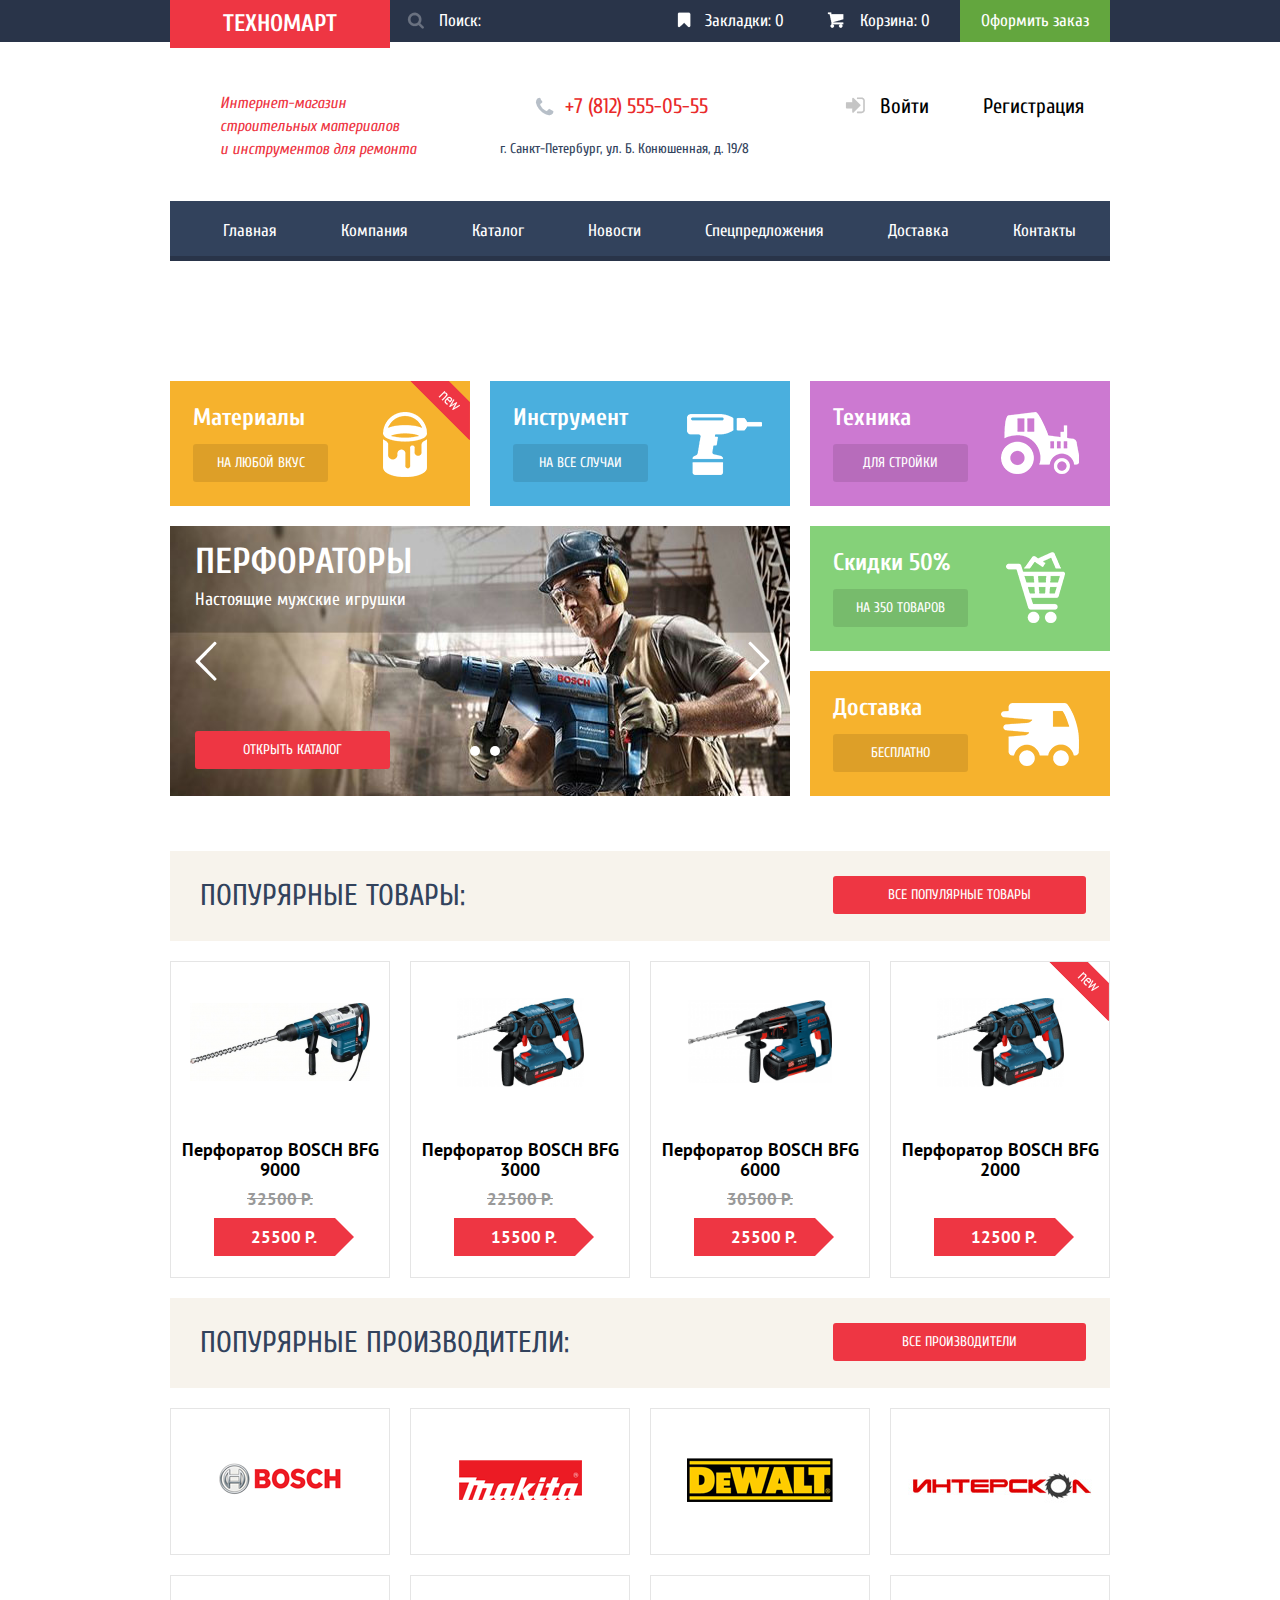
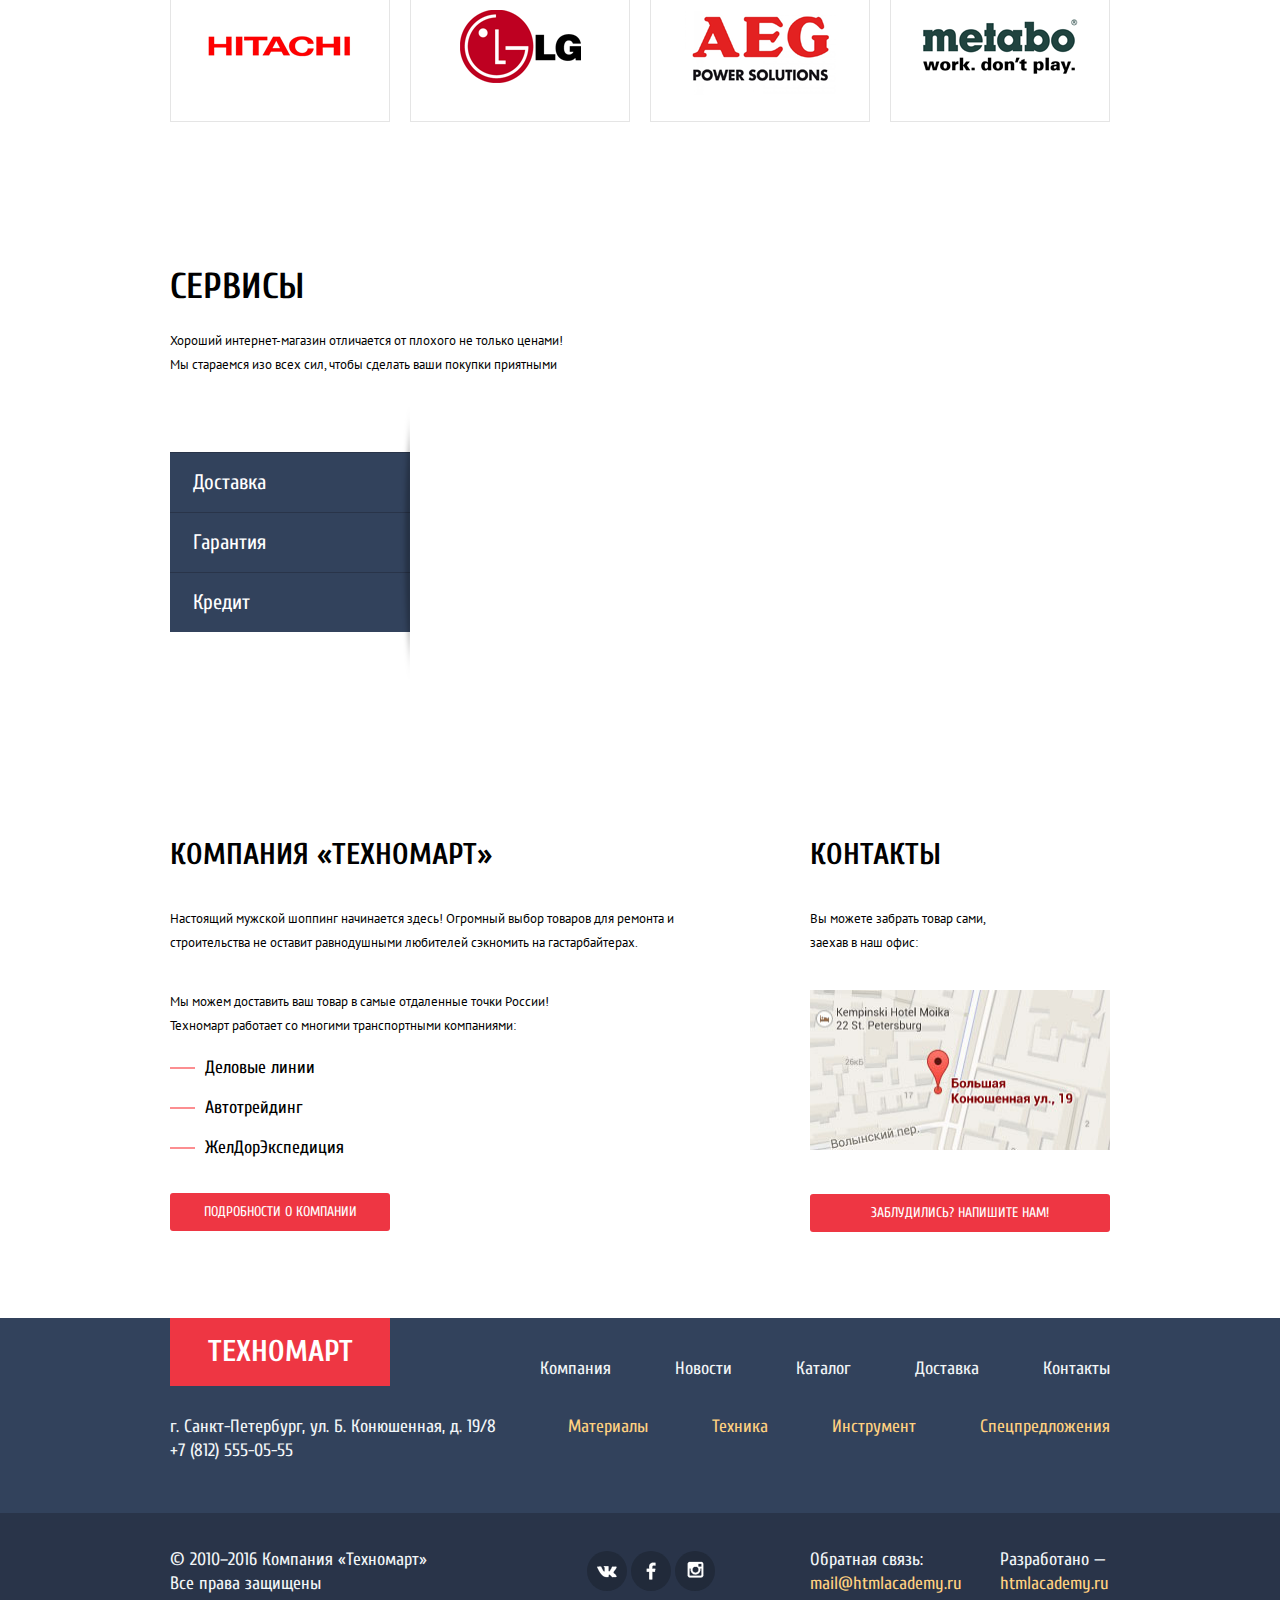
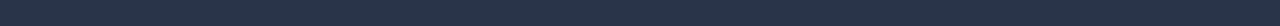
<file: index.html>
<!DOCTYPE HTML>
	<html lang="ru">
	<head>
		<meta charset="utf-8">
		<title>Техномарт</title>
		<link rel="stylesheet" type="text/css" href="css/style.css">
		<link href="https://fonts.googleapis.com/css?family=Cuprum" rel="stylesheet">
		<link href="https://fonts.googleapis.com/css?family=PT+Sans" rel="stylesheet">
	</head>
	<body>
		<header class="main-header">
			<div class="container">
				<div class="order-menu fixclear">
					<div class="logo">ТЕХНОМАРТ</div>
					<form class="icon-search">
						<input type="search" name="search" class="search" placeholder="Поиск:"> 
					</form>
					<ul>
						<li><a href="#" class="Bookmarks">Закладки: 0</a></li>
						<li><a href="#" class="basket">Корзина: 0</a></li>
						<li><a href="#">Оформить заказ</a></li>
					</ul>
				</div>
			</div>
		</header>
		<article class="info-block fixclear">
			<div class="container">
				<section class="info-site">
					Интернет-магазин строительных материалов<br> и инструментов для ремонта 
				</section>
				<section class="info-address">
					<span>+7 (812) 555-05-55</span>
					<p>г. Санкт-Петербург, ул. Б. Конюшенная, д. 19/8</p>
				</section>
				<section class="user-block">
					<a href="#" class="login">Войти</a>
					<a href="#" class="registration">Регистрация</a>
				</section>
			</div>
		</article>
			<div class="container">
				<nav class="main-menu">
					<ul>
						<li><a href="#">Главная</a></li>
						<li><a href="#">Компания</a></li>
						<li><a href="catalog.html">Каталог</a></li>
						<li><a href="#">Новости</a></li>
						<li><a href="#">Спецпредложения</a></li>
						<li><a href="#">Доставка</a></li>
						<li><a href="#">Контакты</a></li>
					</ul>
				</nav>
			</div>
		<main>
			<div class="container fixclear">
				<section class="services">
					<div class="services-Materials services-position-img new-img">
						<h2>Материалы</h2>
						<a href="#" class="btn btn-services">на любой вкус</a>
					</div>
					<div class="services-instrument services-position-img">
						<h2>Инструмент</h2>
						<a href="#" class="btn btn-services">НА ВСЕ СЛУЧАИ</a>						
					</div>
					<div class="services-mechanism services-position-img">
						<h2>Техника</h2>
						<a href="#" class="btn btn-services">для стройки</a>						
					</div>
					<div class="services-slider services-position-img">
						<img src="img/slader-photo.jpg"  wigth="620" height="270" alt="Мужик с перфоратором">
						<img src="img/slader-photo2.jpg" class="slider-2" wigth="620" height="270" alt="Мужик с дрелью">
						<h2 >ПЕРФОРАТОРЫ</h2>
						<h2 class="slider-2">ДРЕЛИ</h2>
						<span>Настоящие мужские игрушки</span>
						<span class="slider-2">Соседям на радость!</span>
						<div class="selector-slider prev-slider"></div>
						<div class="selector-slider next-slider"></div>
						<a class="btn btn-slider" href="#">ОТКРЫТЬ КАТАЛОГ</a>
						<div class="marker marker-1"></div>
						<div class="marker marker-2"></div>
					</div>
					<div class="services-discounts services-position-img">
						<h2>Скидки 50%</h2>
						<a href="#" class="btn btn-services">На 350 ТОВАРОВ</a>						
					</div>
					<div class="services-delivery services-position-img">
						<h2>Доставка</h2>
						<a href="#" class="btn btn-services">бесплатно</a>						
					</div>
				</section>
			</div>
			<div class="container">
				<article class="products">
					<header class="products-header fixclear">
						<h2>Попурярные товары:</h2>
						<a class="btn btn-products" href="#">Все популярные товары</a>
					</header>
					<section class="products-items fixclear">
						<div class="goods">
							<div class="goods-img">
								<img src="img/snippet-32961.png" width="180" height="160" alt="Перфоратор BOSCH BFG 9000">
							</div>
							<div class="goods-shade">
								<a href="#" class="buy">КУПИТЬ</a>
								<a href="#">В ЗАКЛАДКИ</a>
							</div>
							<h3>Перфоратор BOSCH BFG 9000</h3>
							<span>32500 Р.</span>
							<b class="price">25500 Р.</b>
						</div>
						<div class="goods">
							<div class="goods-img">
								<img src="img/snippet-18927.png" width="127" height="113" alt="Перфоратор BOSCH BFG 3000">
							</div>
							<div class="goods-shade">
								<a href="#" class="buy">КУПИТЬ</a>
								<a href="#">В ЗАКЛАДКИ</a>
							</div>
							<h3>Перфоратор BOSCH BFG 3000</h3>
							<span>22500 Р.</span>
							<b class="price">15500 Р.</b>
						</div>
						<div class="goods">
							<div class="goods-img">
								<img src="img/snippet-945.png" width="144" height="128" alt="Перфоратор BOSCH BFG 6000">
							</div>
							<div class="goods-shade">
								<a href="#" class="buy">КУПИТЬ</a>
								<a href="#">В ЗАКЛАДКИ</a>
							</div>
							<h3>Перфоратор BOSCH BFG 6000</h3>
							<span>30500 Р.</span>
							<b class="price">25500 Р.</b>
						</div>
						<div class="goods new-img">
							<div class="goods-img">
								<img src="img/snippet-18927.png" width="127" height="113" alt="Перфоратор BOSCH BFG 2000">
							</div>
							<div class="goods-shade">
								<a href="#" class="buy">КУПИТЬ</a>
								<a href="#">В ЗАКЛАДКИ</a>
							</div>
							<h3>Перфоратор BOSCH BFG 2000</h3>
							<b class="price">12500 Р.</b>
						</div>
					</section>
				</article>
				<section class="Manufacturers">
					<header class="Manufacturers-header fixclear">
						<h2>Попурярные производители:</h2>
						<a class="btn btn-products" href="#">Все производители</a>
					</header>
					<section class="Manufacturers-items fixclear">
						<a href="#"><div><img src="img/654365.png" width="126" height="37" alt="Bosch"></div></a>
						<a href="#"><div><img src="img/23213.png" width="123" height="40" alt="Makita"></div></a>
						<a href="#"><div><img src="img/123.png" width="146" height="44" alt="DeWALT"></div></a>
						<a href="#"><div><img src="img/43534.png" width="200" height="88" alt="Интерскол"></div></a>
						<a href="#"><div><img src="img/2344564.png" width="169" height="31" alt="Hitachi"></div></a>
						<a href="#"><div><img src="img/lg.png" width="121" height="73" alt="LG"></div></a>
						<a href="#"><div><img src="img/aeg.png" width="151" height="96" alt="AEG"></div></a>
						<a href="#"><div><img src="img/meta.png" width="204" height="69" alt="Metabo"></div></a>
					</section>
				</section>
			</div>
			<div class="container">
				<section class="service">
					<h2>Сервисы</h2>
					<p>Хороший интернет-магазин отличается от плохого не только ценами! Мы стараемся изо всех сил, чтобы сделать ваши покупки приятными</p>
					<ul class="service-menu">
						<li class="delivery"><a href="#">Доставка</a>
							<ul>
								<li class="sub-menu">
									<h3>Доставка</h3>
									<p>Мы с удовольствием доставим ваш товар прямо<br> к вашему подъезду совершенно бесплатно!<br> Ведь мы неплохо заработаем,<br> поднимая его на ваш на этаж!</p>
									<div class="car-img"></div>
								</li>
							</ul>
						</li>
						<li class="guarantee"><a href="#">Гарантия</a>
							<ul>
								<li class="sub-menu">
									<h3>Гарантия</h3>
									<p>Если купленный у нас товар поломается или заискрит,<br> а также в случае пожара, спровоцированного его возгаранием,  вы всегда можете быть уверены в нашей гарантии. Мы обменяем сгоревший товар на новый.<br> Дом уж восстановите как-нибудь сами.</p>
									<div class="medal-img"></div>
								</li>
							</ul>
						</li>
						<li class="credit"><a href="#">Кредит</a>
							<ul>
								<li class="sub-menu">
									<h3>Кредит</h3>
									<p>Залезть в долговую яму стало проще!<br> Кредитные консультанты придут вам на помощь.</p>
									<div class="credit-img"></div>
									<a href="#" class="btn credit-btn">ОТПРАВИТЬ ЗАЯВКУ</a>
								</li>
							</ul>
						</li>
					</ul>
				</section>
			</div>
			<div class="container">
				<article class="company fixclear">
					<section class="info-company">
						<h2>КОМПАНИЯ «Техномарт»</h2>
						<p>Настоящий мужской шоппинг начинается здесь! Огромный выбор товаров для ремонта и строительства не оставит равнодушными любителей сэкномить на гастарбайтерах.</p>
						<p>Мы можем доставить ваш товар в самые отдаленные точки России!<br> Техномарт работает со многими транспортными компаниями:</p>
						<ul>
							<li>Деловые линии</li>
							<li>Автотрейдинг</li>
							<li>ЖелДорЭкспедиция</li>
						</ul>
						<a class="btn" href="#">Подробности о компании</a>
					</section>
					<section class="info-contact">
						<h2>КОНТАКТЫ</h2>
						<p>Вы можете забрать товар сами,<br> заехав в наш офис:</p>
						<a href="#" class="map-mini"><img src="img/map.jpg" width="300" height="160" alt="Карта"></a>
						<a class="btn write-to-us" href="#">Заблудились? Напишите нам!</a>
					</section>
				</article>
			</div>
		</main>
		<footer class="footer-main footer-main-top">
			<div class="container">
				<div class="footer-меню-first fixclear">
					<div class="logo">ТЕХНОМАРТ</div>
					<ul>
						<li><a href="#">Компания</a></li>
						<li><a href="#">Новости</a></li>
						<li><a href="catalog.html">Каталог</a></li>
						<li><a href="#">Доставка</a></li>
						<li><a href="#">Контакты</a></li>
					</ul>
				</div>
				<div class="footer-меню-second fixclear">
					<span>г. Санкт-Петербург, ул. Б. Конюшенная, д. 19/8<br>+7 (812) 555-05-55</span>
					<ul>
						<li><a href="#">Материалы</a></li>
						<li><a href="#">Техника</a></li>
						<li><a href="#">Инструмент</a></li>
						<li><a href="#">Спецпредложения</a></li>
					</ul>
				</div>
			</div>
		</footer>
		<footer class="footer-main footer-main-bottom">
			<div class="container">
				<div class="footer-меню-third fixclear">
					<div>
						<p>© 2010–2016 Компания «Техномарт»<br>Все права защищены</p>
					</div>
					<ul class="social">
						<li><a href="#" class="vk">VK</a></li>
						<li><a href="#" class="fb">FB</a></li>
						<li><a href="#" class="ins">INS</a></li>
					</ul>
					<div class="Feedback">
						<div>
							<span>Обратная связь:</span>
							<a href="#">mail@htmlacademy.ru</a>
						</div>
						<div>
							<span>Разработано —</span>
							<a href="#">htmlacademy.ru</a>
						</div>
					</div>
				</div>
			</div>
		</footer>
		<div class="modal-content-map">
			<batton class="modal-content-close" type="batton" title="Закрить"></batton>
			<iframe src="https://www.google.com/maps/embed?pb=!1m18!1m12!1m3!1d2826.430448215261!2d30.316864232929966!3d59.93897616426187!2m3!1f0!2f0!3f0!3m2!1i1024!2i768!4f13.1!3m3!1m2!1s0x4696310fca5ba729%3A0xea9c53d4493c879f!2z0JHQvtC70YzRiNCw0Y8g0JrQvtC90Y7RiNC10L3QvdCw0Y8g0YPQuy4sIDE5LCDQodCw0L3QutGCLdCf0LXRgtC10YDQsdGD0YDQsywg0KDQvtGB0ZbRjywgMTkxMTg2!5e0!3m2!1suk!2sua!4v1492457828233" width="940" height="445" frameborder="0" style="border:0" allowfullscreen></iframe>
		</div>
		<div class="modal-overlay"></div>
		<div class="modal-content">
			<batton class="modal-content-close" type="batton" title="Закрить"></batton>
			<form action="#" method="post">
				<div class="form-position fixclear">
					<div class="form-name">
						<label for="name">Ваше имя:</label>
						<input type="text" name="name" id="name" placeholder="Представьтесь, пожалуйста">
					</div>
					<div class="form-email">
						<label for="email">Ваш e-mail:</label>
						<input type="email" name="email" id="email" placeholder="Для отправки ответа">
					</div>
					<div class="form-comment">
						<label for="comment">Текст письма</label>
						<textarea name="comment" id="comment" placeholder="В свободной форме"></textarea>
					</div>
				</div>
				<a href="#" class="btn form-btn">ОТПРАВИТЬ</a>
			</form>
		</div>
		<div class="modal-content add-goods">
			<batton class="modal-content-close" type="batton" title="Закрить"></batton>
			<div class="title-add-goods">
				<span class="img-add-goods"></span>
				<span class="text-add-goods">Товар добавлен в корзину!</span>
			</div>
			<div class="btn-add-goods">
				<a href="#" class="btn">ОФОРМИТЬ ЗАКАЗ</a>
				<a href="#" class="btn btn-2">ПРОДОЛЖИТЬ ПОКУПКИ</a>			
			</div>
		</div>
	<script src="js/javascript.js"></script>
	</body>
	</html>
</file>
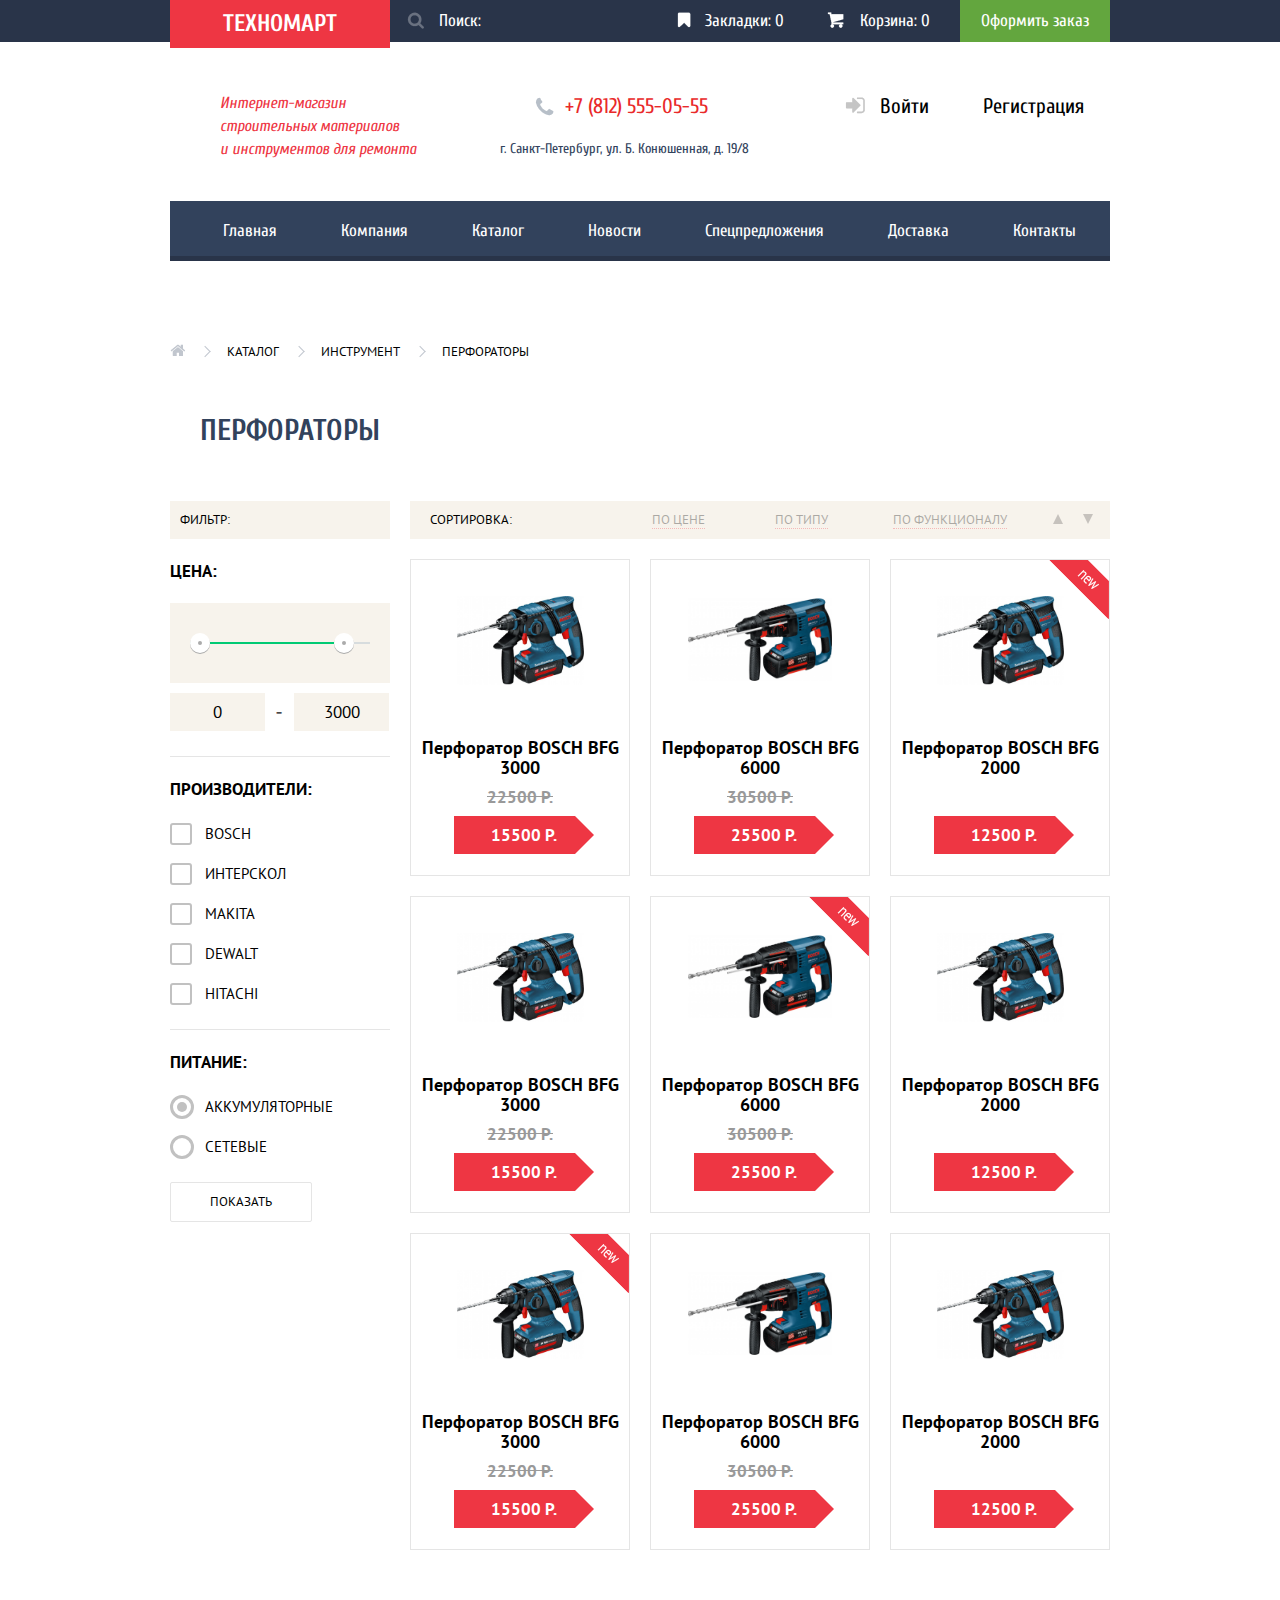
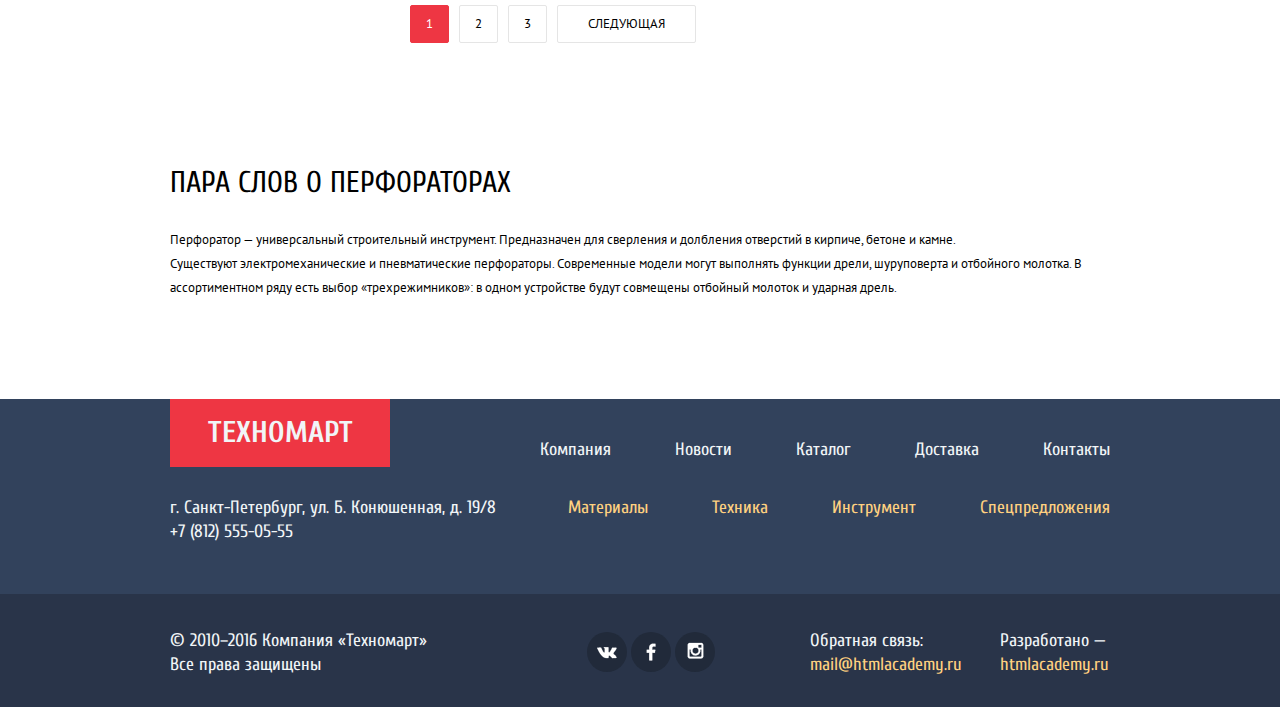
<file: catalog.html>
<!DOCTYPE HTML>
	<html lang="ru">
	<head>
		<meta charset="utf-8">
		<title>Техномарт</title>
		<link rel="stylesheet" type="text/css" href="css/style.css">
		<link href="https://fonts.googleapis.com/css?family=Cuprum" rel="stylesheet">
		<link href="https://fonts.googleapis.com/css?family=PT+Sans" rel="stylesheet">
	</head>
	<body>
		<header class="main-header">
			<div class="container">
				<div class="order-menu fixclear">
					<a href="index.html" class="logo">ТЕХНОМАРТ</a>
					<form class="icon-search">
						<input type="search" name="search" class="search" placeholder="Поиск:"> 
					</form>
					<ul>
						<li><a href="#" class="Bookmarks">Закладки: 0</a></li>
						<li><a href="#" class="basket">Корзина: 0</a></li>
						<li><a href="#">Оформить заказ</a></li>
					</ul>
				</div>
			</div>
		</header>
		<article class="info-block fixclear">
			<div class="container">
				<section class="info-site">
					Интернет-магазин строительных материалов<br> и инструментов для ремонта 
				</section>
				<section class="info-address">
					<span>+7 (812) 555-05-55</span>
					<p>г. Санкт-Петербург, ул. Б. Конюшенная, д. 19/8</p>
				</section>
				<section class="user-block">
					<a href="#" class="login">Войти</a>
					<a href="#" class="registration">Регистрация</a>
				</section>
			</div>
		</article>
			<div class="container">
				<nav class="main-menu">
					<ul>
						<li><a href="index.html">Главная</a></li>
						<li><a href="#">Компания</a></li>
						<li><a href="#">Каталог</a></li>
						<li><a href="#">Новости</a></li>
						<li><a href="#">Спецпредложения</a></li>
						<li><a href="#">Доставка</a></li>
						<li><a href="#">Контакты</a></li>
					</ul>
				</nav>
			</div>
		<main>
			<div class="container fixclear">
				<div class="breadcrumbs">
					<ul>
						<li><a href="index.html" class="hyper-home"></a></li>
						<li><a href="#">КАТАЛОГ</a></li>
						<li><a href="#">ИНСТРУМЕНТ</a></li>
						<li><a href="#">ПЕРФОРАТОРЫ</a></li>
					</ul>
				</div>
				<h1 class="style-h1">ПЕРФОРАТОРЫ</h1>
				<article class="catalog fixclear">
					<section class="filter">
						<span class="filter-span">ФИЛЬТР:</span>
						<form action="#" method="get">
							<div class="filter-position steps">
								<h3 class="h3-style">Цена:</h3>
								<div class="steps-color">
									<div class="steps-circle"></div>
									<div class="steps-circle"></div>
									<div class="steps-line"></div>
								</div>
								<div class="filter-namber">
									<input type="namber" name="namber-min" value="0">
									<span>-</span>
									<input type="namber" name="namber-max" value="3000">
								</div>
							</div>
							<div class="filter-position filter-checkbox">
								<h3 class="h3-style">ПРОИЗВОДИТЕЛИ:</h3>
								<div class="checkbox-group">
									<label><input type="checkbox" name="BOSCH"><span class="checkbox-indicator"></span>BOSCH</label>
									<label><input type="checkbox" name="ИНТЕРСКОЛ"><span class="checkbox-indicator"></span>ИНТЕРСКОЛ</label>
									<label><input type="checkbox" name="MAKITA"><span class="checkbox-indicator"></span>MAKITA</label>
									<label><input type="checkbox" name="DEWALT"><span class="checkbox-indicator"></span>DEWALT</label>
									<label><input type="checkbox" name="HITACHI"><span class="checkbox-indicator"></span>HITACHI</label>
								</div>								
							</div>
							<div class="filter-position filter-radio">
								<h3 class="h3-style">ПИТАНИЕ:</h3>
								<div class="radio-group">
									<label><input type="radio" name="electric-power" value="АККУМУЛЯТОРНЫЕ" checked><span class="radio-indicator"></span>АККУМУЛЯТОРНЫЕ</label>
									<label><input type="radio" name="electric-power" value="СЕТЕВЫЕ"><span class="radio-indicator"></span>СЕТЕВЫЕ</label>
								</div>								
							</div>
							<batton type="submite" class="filter-btn">ПОКАЗАТЬ</batton>
						</form>
					</section>
					<section class="catalog-item">
						<div class="catalog-sort">
							<ul>
								<li><span>СОРТИРОВКА:</span></li>
								<li><a href="#" class="catalog-sort-prise">ПО ЦЕНЕ</a></li>
								<li><a href="#" class="catalog-sort-type">ПО ТИПУ</a></li>
								<li><a href="#" class="catalog-sort-functional">ПО ФУНКЦИОНАЛУ</a></li>
								<li><a href="#" class="catalog-sort-btn catalog-sort-top"></a></li>
								<li><a href="#" class="catalog-sort-btn catalog-sort-bottom"></a></li>
							</ul>
						</div>
						<section class="products-items fixclear">
							<div class="goods">
								<div class="goods-img">
									<img src="img/snippet-18927.png" width="127" height="113" alt="Перфоратор BOSCH BFG 3000">
								</div>
								<div class="goods-shade">
									<a href="#" class="buy">КУПИТЬ</a>
									<a href="#">В ЗАКЛАДКИ</a>
								</div>
								<h3>Перфоратор BOSCH BFG 3000</h3>
								<span>22500 Р.</span>
								<b class="price">15500 Р.</b>
							</div>
							<div class="goods">
								<div class="goods-img">
									<img src="img/snippet-945.png" width="144" height="128" alt="Перфоратор BOSCH BFG 6000">
								</div>
								<div class="goods-shade">
									<a href="#">КУПИТЬ</a>
									<a href="#">В ЗАКЛАДКИ</a>
								</div>
								<h3>Перфоратор BOSCH BFG 6000</h3>
								<span>30500 Р.</span>
								<b class="price">25500 Р.</b>
							</div>
							<div class="goods new-img">
								<div class="goods-img">
									<img src="img/snippet-18927.png" width="127" height="113" alt="Перфоратор BOSCH BFG 2000">
								</div>
								<div class="goods-shade">
									<a href="#">КУПИТЬ</a>
									<a href="#">В ЗАКЛАДКИ</a>
								</div>
								<h3>Перфоратор BOSCH BFG 2000</h3>							<b class="price">12500 Р.</b>
							</div>
							<div class="goods">
								<div class="goods-img">
									<img src="img/snippet-18927.png" width="127" height="113" alt="Перфоратор BOSCH BFG 3000">
								</div>
								<div class="goods-shade">
									<a href="#">КУПИТЬ</a>
									<a href="#">В ЗАКЛАДКИ</a>
								</div>
								<h3>Перфоратор BOSCH BFG 3000</h3>
								<span>22500 Р.</span>
								<b class="price">15500 Р.</b>
							</div>
							<div class="goods new-img">
								<div class="goods-img">
									<img src="img/snippet-945.png" width="144" height="128" alt="Перфоратор BOSCH BFG 6000">
								</div>
								<div class="goods-shade">
									<a href="#">КУПИТЬ</a>
									<a href="#">В ЗАКЛАДКИ</a>
								</div>
								<h3>Перфоратор BOSCH BFG 6000</h3>
								<span>30500 Р.</span>
								<b class="price">25500 Р.</b>
							</div>
							<div class="goods">
								<div class="goods-img">
									<img src="img/snippet-18927.png" width="127" height="113" alt="Перфоратор BOSCH BFG 2000">
								</div>
								<div class="goods-shade">
									<a href="#">КУПИТЬ</a>
									<a href="#">В ЗАКЛАДКИ</a>
								</div>
								<h3>Перфоратор BOSCH BFG 2000</h3>
								<b class="price">12500 Р.</b>
							</div>
							<div class="goods new-img">
								<div class="goods-img">
									<img src="img/snippet-18927.png" width="127" height="113" alt="Перфоратор BOSCH BFG 3000">
								</div>
								<div class="goods-shade">
									<a href="#">КУПИТЬ</a>
									<a href="#">В ЗАКЛАДКИ</a>
								</div>
								<h3>Перфоратор BOSCH BFG 3000</h3>
								<span>22500 Р.</span>
								<b class="price">15500 Р.</b>
							</div>
							<div class="goods">
								<div class="goods-img">
									<img src="img/snippet-945.png" width="144" height="128" alt="Перфоратор BOSCH BFG 6000">
								</div>
								<div class="goods-shade">
									<a href="#">КУПИТЬ</a>
									<a href="#">В ЗАКЛАДКИ</a>
								</div>
								<h3>Перфоратор BOSCH BFG 6000</h3>
								<span>30500 Р.</span>
								<b class="price">25500 Р.</b>
							</div>
							<div class="goods">
								<div class="goods-img">
									<img src="img/snippet-18927.png" width="127" height="113" alt="Перфоратор BOSCH BFG 2000">
								</div>
								<div class="goods-shade">
									<a href="#">КУПИТЬ</a>
									<a href="#">В ЗАКЛАДКИ</a>
								</div>
								<h3>Перфоратор BOSCH BFG 2000</h3>
								<b class="price">12500 Р.</b>
							</div>
						</section>
					</section>
				</article>
				<div class="pagination-catalog">
					<a href="#" class="this-page">1</a>
					<a href="#">2</a>
					<a href="#">3</a>
					<a href="#" class="next">СЛЕДУЮЩАЯ</a>
				</div>
				<h2 class="h2-style">ПАРА СЛОВ О ПЕРФОРАТОРАХ</h2>
				<p class="p-style">Перфоратор — универсальный строительный инструмент. Предназначен для сверления и долбления отверстий в кирпиче, бетоне и камне.<br>
Существуют электромеханические и пневматические перфораторы. Современные модели могут выполнять функции дрели, шуруповерта и отбойного молотка. В ассортиментном ряду есть выбор «трехрежимников»: в одном устройстве будут совмещены отбойный молоток и ударная дрель.</p>
			</div>
		</main>
		<footer class="footer-main footer-main-top">
			<div class="container">
				<div class="footer-меню-first fixclear">
					<a href="index.html" class="logo">ТЕХНОМАРТ</a>
					<ul>
						<li><a href="#">Компания</a></li>
						<li><a href="#">Новости</a></li>
						<li><a href="catalog.html">Каталог</a></li>
						<li><a href="#">Доставка</a></li>
						<li><a href="#">Контакты</a></li>
					</ul>
				</div>
				<div class="footer-меню-second fixclear">
					<span>г. Санкт-Петербург, ул. Б. Конюшенная, д. 19/8<br>+7 (812) 555-05-55</span>
					<ul>
						<li><a href="#">Материалы</a></li>
						<li><a href="#">Техника</a></li>
						<li><a href="#">Инструмент</a></li>
						<li><a href="#">Спецпредложения</a></li>
					</ul>
				</div>
			</div>
		</footer>
		<footer class="footer-main footer-main-bottom">
			<div class="container">
				<div class="footer-меню-third fixclear">
					<div>
						<p>© 2010–2016 Компания «Техномарт»<br>Все права защищены</p>
					</div>
					<ul class="social">
						<li><a href="#" class="vk">VK</a></li>
						<li><a href="#" class="fb">FB</a></li>
						<li><a href="#" class="ins">INS</a></li>
					</ul>
					<div class="Feedback">
						<div>
							<span>Обратная связь:</span>
							<a href="#">mail@htmlacademy.ru</a>
						</div>
						<div>
							<span>Разработано —</span>
							<a href="#">htmlacademy.ru</a>
						</div>
					</div>
				</div>
			</div>
		</footer>
		<div class="modal-overlay"></div>
		<div class="modal-content add-goods">
			<batton class="modal-content-close" type="batton" title="Закрить"></batton>
			<div class="title-add-goods">
				<span class="img-add-goods"></span>
				<span class="text-add-goods">Товар добавлен в корзину!</span>
			</div>
			<div class="btn-add-goods">
				<a href="#" class="btn">ОФОРМИТЬ ЗАКАЗ</a>
				<a href="#" class="btn btn-2">ПРОДОЛЖИТЬ ПОКУПКИ</a>			
			</div>
		</div>
	<script src="js/javascript.js"></script>
	</body>
	</html>
</file>
<file: css/style.css>
body{
	padding: 0;
	margin: 0;
	font-family: 'Cuprum', sans-serif;
	font-size: 17px;	
}
.container{
	width: 940px;
	padding: 0 10px;
	margin: 0 auto;
}
.main-header{
	padding: 0;
	margin: 0;
	background: #293449;
}
.logo {
	float: left;
	width: 220px;
	padding-top: 12px;
	padding-bottom: 12px;
	font-size: 24px;
	font-weight: bold;
	line-height: 24px;
	background: #ee3643;
	color: #ffffff;
	text-align: center;
}
.order-menu .logo{
	position: absolute;
}
.search {
	float: left;
	width: 270px;
	margin-left: 220px;
	padding-left: 49px;
	padding-top: 12px;
	padding-bottom: 12px;
	padding-right: 0;
	border: none;
	font-family: 'Cuprum', sans-serif;
	font-size: 17px;
	line-height: 18px;
	background: #293449;
}
.icon-search {
	position: relative;
}
.icon-search::after {
	content: "";
	position: absolute;
	left: 237px;
	top: 12px;
	width: 17px;
	height: 17px;
	background: url("../img/sprites.png") no-repeat;
	background-position: -80px -32px;
	opacity: 0.3;
}
.search::-webkit-input-placeholder {
	color: #ffffff;
}
.search::-moz-placeholder {
	color: #ffffff;
}
.search:-moz-placeholder {
	color: #ffffff;
}
.search:-ms-input-placeholder {
	color: #ffffff;
}
.icon-search:hover::after {
	opacity: 1;
}
/*не робе*/
.icon-search:focus::after {
	background-position: -195px -36px;
}
.search:hover,
.order-menu a:hover {
	background: #212a3a;
}
.search:focus {
	background: #ffffff;
	outline-color: #ffffff;
}
.search:focus::-webkit-input-placeholder {
	color: transparent;
}
.search:focus::-moz-placeholder {
	color: transparent;
}
.search:focus:-moz-placeholder {
	color: transparent;
}
.search:focus:-ms-input-placeholder {
	color: transparent;
}
.order-menu ul {
	float: left;
	width: 450px;
}
.order-menu li {
	position: relative;
	float: left;
	list-style: none;
}
.order-menu a {
	display: block;
	width: 150px;
	padding-top: 12px;
	padding-bottom: 12px;
	line-height: 18px;
	text-align: center;
	color: #ffffff;
}
a.Bookmarks {
	padding-left: 45px;
	width: 105px;
	text-align: left;
}
a.basket {
	padding-left: 50px;
	width: 100px;
	text-align: left;
}
.basket::after {
	content: "";
	position: absolute;
	left: 17px;
	top: 12px;
	width: 17px;
	height: 16px;
	background: url("../img/sprites.png") no-repeat;
	background-position: -101px -34px;
}
.Bookmarks::after {
	content: "";
	position: absolute;
	left: 17px;
	top: 12px;
	width: 14px;
	height: 16px;
	background: url("../img/sprites.png") no-repeat;
	background-position: -120px -35px;
}
.order-menu a:active {
	opacity: 0.4;
}
.order-menu li:last-child a{
	background: #63a63e;
}
.order-menu li:last-child a:hover{
	background: #5fbb2d;
}
.order-menu li:last-child a:active {
	background: #518534;
}
a{
	text-decoration: none;
}
.fixclear::after{
	content: "";
	display: table;
	clear: both;
}
.info-site {
	float: left;
	padding-left: 50px;
	padding-right: 50px;
	padding-top: 50px;
	padding-bottom: 40px;
	width: 200px;
	font-style: italic;
	font-size: 16px;
	line-height: 23px;
	color: #ee3643;
}
.info-address {
	float: left;
	margin: 0 20px;
	padding-top: 55px;
	padding-left: 10px;
	padding-right: 35px;
	width: 255px;
}
.info-address span {
	position: relative;
	padding-left: 65px;
	font-size: 21px;
	line-height: 18px;
	color: #e9292a;
}
.info-address span::before {
	content: "";
	position: absolute;
	left: 35px;
	width: 19px;
	height: 19px;
	background: url("../img/sprites.png") no-repeat;
	background-position: 0 -37px;
}
.info-address p {
	margin-top: 20px;
	font-size: 14px;
	line-height: 24px;
	color: #32425c;
}
.user-block {
	float: left;
	padding-top: 55px;
	padding-left: 35px;
	padding-right: 25px;
}
.user-block a {
	position: relative;
	font-size: 21px;
	line-height: 18px;
	color: #000000;
}
.login {
	padding-left: 35px;
}
a.login::before {
	content: "";
	position: absolute;
	left: 0;
	width: 20px;
	height: 17px;
	background: url("../img/sprites.png") no-repeat;
	background-position: -21px -36px;
}
.registration {
	padding-left: 50px; 
}
.user-block a:hover {
	color: #ee3643;
}
.user-block a:active {
	color: #000000;
	opacity: 0.3;
}
a.login:hover::before {
	background-position: -215px -35px;
}
.main-menu {
	background: #32425c;
	box-shadow: inset 0 -5px 0 0 #293449;
}
.main-menu ul,
.order-menu ul{
	margin: 0;
	padding: 0;
}
.main-menu li {
	display: inline-block;
}
.main-menu a{
	display: block;
	padding-right: 30px;
	padding-left: 30px;
	height: 60px;
	vertical-align: middle;
	text-align: center;
	font-size: 17px;
	line-height: 60px;
	color: #ffffff;
}
.main-menu li:first-child a{
	padding-left: 53px;
}
.main-menu li:last-child a{
	padding-right: 34px;
}
.main-menu a:hover {
	background: #293449;
}
.main-menu a:active {
	background: #1d2739;
}
.services {
	margin-top: 120px;	
}
.services > div {
	position: relative;
	float: left;
	width: 300px;
	min-height: 125px;
	margin-right: 20px;
	margin-bottom: 20px;
	font-size: 24px;
	color: #ffffff;
}
.services .services-Materials {
	background: #f6b22d;
}
.services .services-instrument {
	background: #4aafde;
}
.services .services-mechanism {
	margin-right: 0;
	background: #cc79d1;
}
.services .services-slider {
	position: relative;
	width: 620px;
	height: 270px;
}
.services .services-discounts {
	margin-right: 0;
	background: #85d179;
}
.services .services-delivery {
	margin-right: 0;
	background: #f6b22d;
}
.services h2:first-of-type {
	display: block;
	margin: 0;
	padding-top: 22px;
	padding-left: 23px;
	padding-bottom: 11px;
	font-size: 24px;
	line-height: 30px;
	font-weight: bold;
}
.btn {
	display: block;
	padding-top: 10px;
	padding-bottom: 10px;
	background: #ee3643;
	border-radius: 3px;
	font-size: 14px;
	line-height: 18px;
	text-transform: uppercase;
	text-align: center;
	color: #ffffff;
}
.btn:hover {
	background: #ca2c37;
}
.btn:active {
	background: #ba2732;
}
.btn-services {
	width: 135px;
	margin-left: 23px;
	background: rgba(0, 0, 0, 0.1);
}
.btn-services:hover {
	background: rgba(0, 0, 0, 0.2);
}
.btn-services:active {
	background: rgba(0, 0, 0, 0.3);
}
.services-slider img{
	position: absolute;
	top: 0;
	left: 0;
	max-width: 100%;
}
.btn-slider {
	position: absolute;
	top: 205px;
	left: 25px;
	width: 195px;
	text-align: center;
	background: #ee3643;
}
.services .services-slider h2 {
	position: absolute;
	top: 0;
	left: 0;
	padding-left: 25px;
	padding-top: 21px;
	font-size: 36px;
	text-align: 46px;
}
.services-slider span {
	position: absolute;
	top: 62px;
	left: 0;
	padding-left: 25px;
	font-size: 18px;
	line-height: 24px;
}
.selector-slider{
	position: absolute;
	top: 115px;
	width: 22px;
	height: 40px;
	background: url("../img/sprites.png") no-repeat;
	cursor: pointer;
}
.prev-slider {
	left: 25px;
	background-position: -261px -11px;
}
.next-slider {
	right: 20px;
	background-position: -285px -11px;
}
.marker {
	position: absolute;
	top: 220px;
	left: 300px;
	width: 10px;
	height: 10px;
	border-radius: 50%;
	background: #ffffff;
	cursor: pointer;
}
.marker-2 {
	left: 320px;
}
.slider-2{
	display: none;
}
/*new для товара*/
.new-img::before {
	content: "";
	position: absolute;
	top: 0;
	right: 0;
	width: 60px;
	height: 59px;
 	background: url("../img/sprites.png") no-repeat;
	background-position: -357px 0;
}
.services-position-img::after {
	content: "";
	position: absolute;
	background: url("../img/sprites.png") no-repeat;
}
.services-Materials::after {
	top: 31px;
	right: 43px;
	width: 44px;
	height: 65px;
	background-position: -424px 0;
}
.services-instrument::after {
	top: 33px;
	right: 28px;
	width: 75px;
	height: 61px;
	background-position: -393px -144px;
}
.services-mechanism::after {
	top: 31px;
	right: 31px;
	width: 78px;
	height: 62px;
	background-position: -390px -209px;
}
.services-discounts::after {
	top: 26px;
	right: 45px;
	width: 59px;
	height: 72px;
	background-position: -409px -68px;
}
.services-delivery::after {
	top: 32px;
	right: 31px;
	width: 78px;
	height: 63px;
	background-position: -390px -275px;
}
.products {
	margin-top: 35px;
}
.products-header, 
.Manufacturers-header {
	background: #f7f3ec;
}
.products-header h2,
.Manufacturers-header h2{
	float: left;
	margin: 0;
	padding-left: 30px;
	padding-top: 30px;
	padding-bottom: 30px;
	font-size: 30px;
	font-weight: normal;
	line-height: 30px;
	text-transform: uppercase;
	color: #32425c;
}
.btn-products {
	float: right;
	width: 253px;
	margin-top: 25px;
	margin-right: 24px;
}
.products-items > div {
	float: left;
	width: 218px;
	margin-top: 20px;
	margin-right: 20px;
	border: 1px solid #e5e5e5;
}
.products-items .goods:last-child,
.catalog-item .goods:nth-child(3n) {
	margin-right: 0;
}
.goods {
	position: relative;
	min-height: 315px;
}
.goods-img{
	display: flex;
	min-height: 160px;
	margin: 0;	
}
.goods-shade {
	display: none;
	margin-top: 45px;
	margin-bottom: 50px;
	margin-left: 42px;
	margin-right: 43px;
}
.goods-shade a {
	display: block;
	padding-top: 10px;
	padding-bottom: 11px;
	padding-right: 45px;
	border-radius: 3px;
	font-size: 14px;
	line-height: 17px;
	text-transform: uppercase;
}
.goods:hover .goods-img {
	display: none;
}
.goods:hover .goods-shade {
	display: block;
}
.goods:hover {
	box-shadow: 0 10px 25px 0 rgba(41, 52, 73, 0.5);
}
.goods-shade a:first-child {
	padding-left: 49px;
	background: #63a63e;
	box-shadow: inset 0 -3px 0 0 #367315;
	color: #ffffff;
}
.goods-shade a:last-child {
	margin-top: 7px;
	padding-left: 36px;
	padding-right: 29px;
	color: #32425c;
	box-shadow: 
		inset 3px 3px 0 0 #63a63e,
		inset -3px -3px 0 0 #63a63e; 	
}
.goods-shade a:first-child:hover {
	background: #5fbb2d;
}
.goods-shade a:first-child:active {
	background: #518534;
	box-shadow: none;
}
.goods-shade a:last-child:hover {
	box-shadow: 
		inset 3px 3px 0 0 #32425c,
		inset -3px -3px 0 0 #32425c; 
}
.goods-shade a:last-child:active {
	opacity: 0.3; 
}
.goods img {
	display: block;
	margin: auto;
}
.goods h3 {
	margin-bottom: 10px;
	font-family: 'PT Sans', sans-serif;
	font-size: 18px;
	font-weight: bold;
	line-height: 20px;
	text-align: center;
}
.goods span {
	display: block;
	font-family: 'PT Sans', sans-serif;
	font-size: 17px;
	font-weight: bold;
	line-height: 18px;
	text-align: center;
	text-decoration: line-through;
	color: #999999;
}
.goods .price {
	display: block;
	position: relative;
	margin-left: 43px;
	margin-top: 10px;
	margin-bottom: 21px;
	width: 140px;
	min-height: 38px;
	font-family: 'PT Sans', sans-serif;
	font-size: 17px;
	font-weight: bold;
	line-height: 38px;
	text-align: center;
	background-image: linear-gradient(to right, #ee3643 121px, transparent 19px);
	color: #ffffff;	
}
.goods h3 + .price{
	margin-top: 38px;
}
.goods .price::after {
	content: "";
	position: absolute;
	right: 0px;
	border: 19px solid #ee3643;
	border-right-width: 0;
	border-left-color: #ee3643;
	border-top-color: transparent;
	border-bottom-color: transparent;
}
.Manufacturers {
	margin-top: 20px;
}
.Manufacturers-items {
	margin-top: 20px;
}
.Manufacturers-items a {
	float: left;
	display: table;
	width: 218px;
	height: 145px;
	margin-right: 20px;
	margin-bottom: 20px;
	border: 1px solid #e5e5e5;
}
.Manufacturers-items a:nth-child(4n+4) {
	margin-right: 0;
}
.Manufacturers-items a:hover {
	box-shadow: 0 10px 25px 0 rgba(41, 52, 73, 0.5);
}
.Manufacturers-items a:active {
	box-shadow: 0 4px 10px 0 rgba(41, 52, 73, 0.5);
	opacity: 0.3;
}
.Manufacturers-items div {
	display: table-cell;
	vertical-align: middle;
	text-align: center;
}
.service {
	margin-top: 133px;
}
.service h2 {
	font-size: 36px;
	line-height: 24px;
	text-transform: uppercase;
}
.service p {
	display: block;
	width: 405px;
	font-family: 'PT Sans', sans-serif;
	font-size: 13px;
	line-height: 24px;
}
.service-menu {
	margin-top: 75px;
	padding-left: 0;
}
.service-menu li:nth-child(2)::after {
	content: "";
	position: absolute;
	top: -105px;
	left: 230px;
	width: 10px;
	height: 272px;
	background: url("../img/09879.png") no-repeat;	
	z-index: 10;
}
.service-menu li{
	position: relative;
	display: block;
	margin: 0;
	width: 240px;
	list-style: none;
}
.service-menu a {
	display: block;
	color: #ffffff;
	padding-top: 18px;
	padding-bottom: 18px;
	padding-left: 23px;
	font-size: 21px;
	list-style: 30px;
	background: #32425c;
	box-shadow: inset 0 1px 0 0 #293449;
}
.service-menu > li > ul > li {
	display: none;
	position: absolute;
	left: 320px;
	top: 0;
}
.service-menu .guarantee .sub-menu {
	top: -60px;
}
.service-menu .credit .sub-menu {
	top: -120px;
}
.sub-menu h3{
	margin-top: 10px;
	font-size: 36px;
	line-height: 24px;
	color: #32425c;
	text-transform: uppercase;
}
.sub-menu p {
	font-family: 'PT Sans', sans-serif;
	font-size: 13px;
	line-height: 24px;
}
.guarantee p {
	width: 390px;
}
.credit p {
	width: 300px;
}
.sub-menu .car-img{
	position: absolute;
	top: 20px;
	left: 150px;
	width: 468px;
	height: 261px;
	background: url("../img/sprites.png") no-repeat;
	background-position: 0 -630px;
}
.sub-menu .medal-img{
	position: absolute;
	top: 0;
	left: 230px;
	width: 389px;
	height: 283px;
	background: url("../img/sprites.png") no-repeat;
	background-position: 0 -57px;
}
.sub-menu .credit-img{
	position: absolute;
	top: 0;
	left: 155px;
	width: 465px;
	height: 285px;
	background: url("../img/sprites.png") no-repeat;
	background-position: 0 -341px;
	z-index: 10;
}
.service-menu li:hover li{
	display: block;
}
.service-menu li:hover a{
	background: #ffffff;
	color: #32425c;
	box-shadow: none;
}
.credit .sub-menu a.credit-btn {
	position: relative;
	margin-top: 20px;
	padding-left: 0;
	padding-top: 10px;
	padding-bottom: 10px;
	font-size: 14px;
	line-height: 18px;
	background: #ee3643;
	color: #ffffff;
	z-index: 20;
}
.company {
	margin-top: 180px;
}
.info-company {
	position: relative;
	float: left;
	width: 520px;
}
.info-company h2,
.info-contact h2{
	font-size: 30px;
	text-transform: uppercase;
}
.info-company p,
.info-contact p{
	margin-top: 35px;
	font-family: 'PT Sans', sans-serif;
	font-size: 13px;
	line-height: 24px;
}
.info-company ul {
	padding-left: 35px;
}
.info-company li{
	margin-top: 20px;
	font-size: 18px;
	line-height: 20px;
	list-style: none;
}
.info-company li::before {
	content: "";
	position: absolute;
	left: 0;
	width: 25px;
	height: 2px;
	background: #fc8e91;
}
.info-company li:first-child::before {
	top: 255px;
}
.info-company li:nth-child(2)::before {
	top: 295px;
}
.info-company li:last-child::before {
	top: 335px;
}
.info-company .btn {
	float: left;
	margin-top: 18px;
	width: 220px;
}
.info-contact {
	float: right;
	width: 300px;
}
.info-contact img {
	margin-top: 22px;
}
.info-contact .btn {
	width: 300px;
	margin-top: 40px;
	margin-right: 0;
}
.footer-main-top {
	margin-top: 86px;
	background: #32425c; 
	padding-bottom: 50px;
}
.footer-main-bottom {
	padding-top: 35px;
	padding-bottom: 30px;
	background: #293449;
}
.footer-main a,
.footer-main p,
.footer-main span {
	font-size: 18px;
	line-height: 24px;
	color: #f1f5f7;
}
.footer-main .logo {
	width: 220px;
	padding-top: 19px;
	padding-bottom: 19px;
	font-size: 30px;
	line-height: 30px;
	text-align: center;
}
.footer-меню-first ul,
.footer-меню-second ul {
	float: right;
	margin: 0;
}
.footer-меню-first li {
	display: inline-block;
	padding-left: 60px;
	padding-top: 39px;
}
.footer-меню-second span {
	float: left;
	padding-top: 29px;
}
.footer-меню-second li {
	display: inline-block;
	padding-left: 60px;
	list-style: none;
}
.footer-меню-second li:first-child {
	padding-left: 0;
	padding-top: 29px;
}
.footer-меню-second a {
	color: #ffd180;
}
.footer-меню-third div {
	float: left;
}
.footer-меню-third p {
	margin: 0;
}
.footer-меню-third .social {
	position: relative;
	float: left;
	margin-left: 160px;
}
.social {
	float: left;
	margin: 0;
	padding: 0;
}
.social li {
	position: relative;
	display: inline-block;
	list-style: none;
}
.social a {
	display: inline-block;
	width: 40px;
	height: 40px;
	border-radius: 50%;
	background: #212a3a;
	font-size: 0px;
}
.vk::before {
	content: "";
	position: absolute;
	top: 18px;
	left: 10px;
	width: 20px;
	height: 12px;
	background: url("../img/sprites.png") no-repeat;
	background-position: -150px -36px;
}
.fb::before {
	content: "";
	position: absolute;
	top: 14px;
	left: 15px;
	width: 10px;
	height: 18px;
	background: url("../img/sprites.png") no-repeat;
	background-position: -137px -35px;
}
.ins::before {
	content: "";
	position: absolute;
	top: 13px;
	left: 12px;
	width: 17px;
	height: 17px;
	background: url("../img/sprites.png") no-repeat;
	background-position: -173px -36px;
}
.social a:hover {
	background: #ee3643;
}
.social a:active {
	background: #ee3643;
}
.footer-меню-third .Feedback {
	float: right;
	width: 300px;
}
.Feedback div {
	width: 140px;
}
.Feedback a {
	color: #ffd180;
}
.Feedback div:last-child {
	width: 110px;
	margin-left: 50px;
}
.footer-main li a:hover,
.Feedback a:hover {
	text-decoration: underline;
}
.footer-main li a:active {
	opacity: 0.5;
}
.Feedback a:active {
	color: #e13643;
}
.modal-overlay {
	display: none;
	position: fixed;
	top: 0;
	left: 0;
	width: 100%;
	height: 100%;
	background: rgba(0, 0, 0, 0.5);
	z-index: 10;
}
.modal-overlay-show {
	display: block;
}
.modal-content-map {
	display: none;
	position: fixed;
	top: 50%;
	left: 50%;
	margin-top: -222px;
	margin-left: -470px;
	width: 940px;
	height: 445px;
	box-shadow: 0 0 16px 5px rgba(35, 31, 32, 0.5);
	z-index: 20;
}
.modal-content-map-show {
	display: block;
}
.modal-content-close {
	position: absolute;
	top: 0;
	right: -35px;
	width: 27px;
	height: 27px;
	cursor: pointer;
}
.modal-content-close::before {
	content: "";
	position: absolute;
	top: 0;
	left: 11px;
	width: 5px;
	height: 27px;
	transform: rotate(45deg);
	background: #ee3643;
}
.modal-content-close::after {
	content: "";
	position: absolute;
	top: 0;
	left: 11px;
	width: 5px;
	height: 27px;
	transform: rotate(135deg);
	background: #ee3643;
}
.modal-content {
	display: none;
	position: fixed;
	top: 50%;
	left: 50%;
	margin-top: -215px;
	margin-left: -310px;
	width: 620px;
	min-height: 430px;
	background: #ffffff;
	box-shadow: 0 20px 40px 0 rgba(0, 1, 1, 0.75);
	z-index: 30;
}
.modal-content-show {
	display: block;
}
.modal-content::before {
	content: "";
	position: absolute;
	top: 0;
	left: 0;
	width: 100%;
	height: 7px;
	background: #ee3643;
}
.modal-content .modal-content-close {
	top: 16px;
	right: 10px;
}
.modal-content label {
	display: block;
	font-size: 18px;
	line-height: 24px;
}
.form-position {
	margin-left: 80px;
	margin-top: 55px;
}
.form-name,
.form-email,
.form-comment {
	float: left;	
}
.form-email {
	margin-left: 20px;
}
.modal-content input[type="text"],
.modal-content input[type="email"],
.modal-content textarea[name="comment"] {
	width: 186px;
	margin-top: 5px;
	padding-left: 15px;
	padding-right: 15px;
	padding-top: 4px;
	padding-bottom: 4px;
	border: 2px solid #d7dcde;
	border-radius: 3px;
	font-size: 13px;
	line-height: 18px;
}
.form-comment {
	margin-top: 20px;
}
.form-comment textarea[name="comment"] {
	min-width: 426px;
	max-width: 426px;
	min-height: 102px;
	max-height: 102px;
}
.form-btn {
	margin-top: 75px;
	margin-left: 80px;
	margin-right: 80px;
}
/*Сторінка каталогу*/
a.logo {
	width: 220px;
	padding-left: 0;
	line-height: 24px;
}
a.logo:active {
	opacity: 1;
}
a.logo:hover {
	background: #ee3643;
}
.breadcrumbs {
	margin-top: 80px;
}
.breadcrumbs ul {
	margin: 0;
	padding: 0;	
}
.breadcrumbs li {
	position: relative;
	display: inline-block;
	padding-right: 38px;
	list-style: none;
}
.breadcrumbs li::before {
	content: "";
	position: absolute;
	top: 4px;
	left: -20px;
	width: 1px;
	height: 8px;
	background: #c1c6ce;
	transform: rotate(135deg);
}
.breadcrumbs li::after {
	content: "";
	position: absolute;
	top: 9px;
	left: -20px;
	width: 1px;
	height: 8px;
	background: #c1c6ce;
	transform: rotate(45deg);
}
.breadcrumbs li:first-child::before,
.breadcrumbs li:first-child::after {
	display: none;
}
.hyper-home {
	display: block;
	position: relative;
	width: 15px;
	height: 12px;
	background: url("../img/sprites.png") no-repeat;
	background-position: -63px -38px;	
}
.breadcrumbs a{
	font-family: 'PT Sans', sans-serif;
	font-size: 13px;
	line-height: 18px;
	color: #000000;
}
.style-h1 {
	margin-top: 50px;
	margin-left: 30px;
	font-size: 30px;
	line-height: 40px;
	color: #32425c;
}
.catalog {
	margin-top: 50px;
}
.filter {
	float: left;
	width: 220px;
}
.filter-span {
	display: block;
	padding-top: 10px;
	padding-bottom: 10px;
	padding-left: 10px;
	font-family: 'PT Sans', sans-serif;
	font-size: 13px;
	line-height: 18px;
	background: #f7f3ec;
	color: #000000;
}
.filter-position {
	padding-bottom: 25px;
	border-bottom: 1px solid #e5e5e5;
}
/*не працює .filter-position:last-child*/
.filter-radio {
	border-bottom: none;
}
.h3-style {
	font-family: 'PT Sans', sans-serif;
	font-size: 17px;
	line-height: 30px;
	font-weight: bold;
	text-transform: uppercase;
}
.steps-color {
	position: relative;
	min-height: 80px;
	background: #f7f3ec;
}
.steps-circle {
	position: relative;
	display: inline-block;
	margin-top: 30px;
	margin-left: 20px;
	width: 20px;
	height: 20px;
	border-radius: 50%;
	background: #ffffff;
	box-shadow: 0 1px 0 0 #ababab;
	z-index: 20;
}
.steps-circle:first-child {
	margin-right: 100px;
}
.steps-circle::before {
	content: "";
	position: absolute;
	margin-top: 8px;
	margin-left: 8px;
	width: 4px;
	height: 4px;
	border-radius: 50%;
	background: #ababab;
}
.steps-line {
	position: absolute;
	top: 39px;
	left: 20px;
	width: 180px;
	height: 2px;
	background-image: linear-gradient(to right, #00ca74 150px, #d7dcde 30px);
	z-index: 0;
}
.filter-namber {
	margin-top: 10px;
}
.filter-namber input[type="namber"] {
	width: 85px;
	height: 38px;
	padding: 0;
	padding-left: 5px;
	padding-right: 5px;
	background: #f7f3ec;
	border: 0;
	font-family: 'PT Sans', sans-serif;
	font-size: 17px;
	line-height: 24px;
	text-align: center;
}
.filter-namber span {
	margin-left: 7px;
	margin-right: 8px;
}
.checkbox-group label,
.radio-group label{
	display: block;
	position: relative;
	margin-top: 20px;
	padding-left: 35px;
	font-family: 'PT Sans', sans-serif;
	font-size: 15px;
	line-height: 20px;
	cursor: pointer;
}
.checkbox-group input[type="checkbox"],
.radio-group input[type="radio"] {
	display: none;
}
.checkbox-indicator,
.radio-indicator {
	display: inline-block;
	position: absolute;
	left: 0;
	top: -1px;
	width: 18px;
	height: 18px;
	border: 2px solid #c1c1c1;
	border-radius: 3px;
}
.checkbox-group input[type="checkbox"]:checked + .checkbox-indicator::before,
.checkbox-group input[type="checkbox"]:checked + .checkbox-indicator::after {
	content: "";
	position: absolute;
	top: 4px;
	left: 4px;
	background: #c1c1c1;
	transform: rotate(135deg);
}
.checkbox-group input[type="checkbox"]:checked + .checkbox-indicator::before{
	width: 22px;
	height: 5px;
	box-shadow: 
		0 2px 0 0 #ffffff,
		0 -2px 0 0 #ffffff;
}
.checkbox-group input[type="checkbox"]:checked + .checkbox-indicator::after{
	width: 5px;
	height: 12px;
}
.radio-indicator {
	top: -2px;
	border-radius: 50%;
	border-width: 3px;
}
.radio-group input[type="radio"]:checked + .radio-indicator::before {
	content: "";
	position: absolute;
	top: 4px;
	left: 4px;
	width: 10px;
	height: 10px;
	background: #c1c1c1;
	border-radius: 50%;
}
.filter-btn {
	display: inline-block;
	width: 140px;
	padding-top: 10px;
	padding-bottom: 10px;
	border-radius: 2px;
	border: 1px solid #e5e5e5;
	text-align: center;
	font-family: 'PT Sans', sans-serif;
	font-size: 13px;
	line-height: 18px;
	cursor: pointer;
}
.catalog-item {
	float: left;
	margin-left: 20px;
	width: 700px;
}
.catalog-sort {
	min-height: 18px;
	padding-top: 10px;
	padding-bottom: 10px;
	background: #f7f3ec;
}
.catalog-sort ul {
	margin: 0;
	padding: 0;
	font-size: 0;
}
.catalog-sort ul > li {
	display: inline-block;
	list-style: none;
}
.catalog-sort span, 
.catalog-sort a {
	font-family: 'PT Sans', sans-serif;
	font-size: 13px;
	line-height: 18px;
	color: #000000;	
}
.catalog-sort span {
	padding-left: 20px;
	padding-right: 20px;
}
.catalog-sort a {
	opacity: 0.3;
	border-bottom: 1px dotted #ee3643;
}
.catalog-sort-prise {
	margin-left: 120px;
}
.catalog-sort-type {
	margin-left: 70px;
}
.catalog-sort-functional {
	margin-left: 65px;
}
a.catalog-sort-btn {
	display: block;
	opacity: 1;
	border: 10px solid #c6c2bd;
	border-top-width: 0;
	border-left-width: 5px;
	border-right-width: 5px;
	border-right-color: transparent;
	border-left-color: transparent; 
}
a.catalog-sort-top {
	margin-left: 46px;
}
a.catalog-sort-bottom {
	margin-left: 20px;
	transform: rotate(180deg);
}
.catalog-sort a:hover {
	color: #000000;
	border-bottom: 1px solid #ee3643;
	opacity: 1;
}
.catalog-sort a:focus {
	color: #ee3643;
	border: none;
	opacity: 1;
}
a.catalog-sort-btn:hover {
	border: 10px solid #000000;
	border-top-width: 0;
	border-left-width: 5px;
	border-right-width: 5px;
	border-right-color: transparent;
	border-left-color: transparent; 
}
a.catalog-sort-btn:focus {
	border: 10px solid #ee3643;
	border-top-width: 0;
	border-left-width: 5px;
	border-right-width: 5px;
	border-right-color: transparent;
	border-left-color: transparent; 
}
.pagination-catalog {
	margin-top: 55px;
	margin-left: 240px;
	font-size: 0;
}
.pagination-catalog a {
	display: inline-block;
	padding-top: 9px;
	padding-bottom: 9px;
	padding-right: 15px;
	padding-left: 15px;
	margin-right: 10px;
	font-family: 'PT Sans', sans-serif;
	font-size: 13px;
	line-height: 18px;
	color: #000000;
	border: 1px solid #e5e5e5;
	border-radius: 2px;
}
.pagination-catalog .next {
	padding-left: 30px;
	padding-right: 30px;
}
a.this-page {
	background: #ee3643;
	border-color: #ee3643;
	color: #ffffff;
	cursor: default;
}
.pagination-catalog a:hover {
	border-color: #bdc6ca;
}
.pagination-catalog a:active {
	border-color: #ee3643;
}
a.this-page:hover {
	border-color: #ee3643;
}
.h2-style {
	margin-top: 120px;
	font-weight: normal;
	font-size: 30px;
	line-height: 40px;
}
.p-style {
	font-family: 'PT Sans', sans-serif;
	font-size: 13px;
	line-height: 24px;
}
.add-goods {
	display: none;
	min-height: 282px;
}
.add-goods-show {
	display: block;
}
.title-add-goods {
	display: inline-table;
	margin-top: 55px;
	margin-left: 80px;
}
.img-add-goods {
	display: inline-block;
	position: relative;
	width: 65px;
	height: 65px;
	background: #63a63e;
	border-radius: 50%
}
.img-add-goods::before,
 .img-add-goods::after {
	content: "";
	position: absolute;
	background: #ffffff;
	transform: rotate(135deg);
}
.img-add-goods::before {
	width: 34px;
	height: 6px;
	top: 31px;
	left: 24px;
}
.img-add-goods::after {
	width: 6px;
	height: 20px;
	top: 30px;
	left: 22px;
}
.text-add-goods {
	display: table-cell;
	padding-left: 35px;
	font-size: 30px;
	line-height: 40px;
	vertical-align: middle;
}
.btn-add-goods {
	margin-top: 90px;
	margin-left: 80px;
}
.btn-add-goods .btn {
	float: left;
	width: 220px;
}
.btn-2 {
	margin-left: 20px;
	background: transparent;
	color: #000000;
}
.btn-2:hover {
	background: none;
}
</file>
